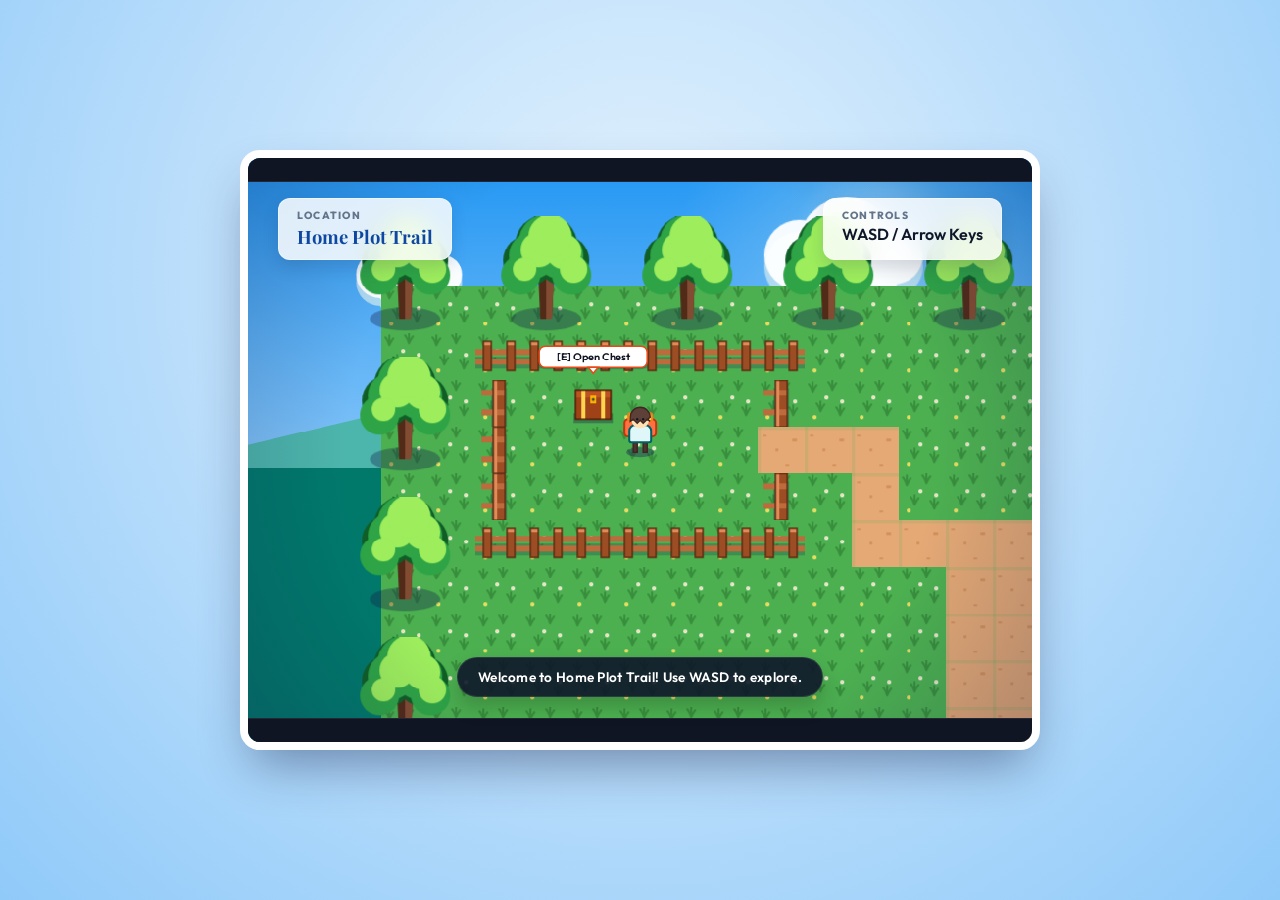
<file: SAND-BOX-III/index.html>
<!DOCTYPE html>
<html lang="en">
<head>
    <meta charset="UTF-8">
    <meta name="viewport" content="width=device-width, initial-scale=1.0">
    <title>Summer Memories - Sandbox MMO Prototype</title>
    <link rel="icon" href="data:image/svg+xml,<svg xmlns=%22http://www.w3.org/2000/svg%22 viewBox=%220 0 100 100%22><text y=%22.9em%22 font-size=%2290%22>☀️</text></svg>">
    <!-- Modern clean typography -->
    <link rel="preconnect" href="https://fonts.googleapis.com">
    <link rel="preconnect" href="https://fonts.gstatic.com" crossorigin>
    <link href="https://fonts.googleapis.com/css2?family=Outfit:wght@300;400;600;800&family=Playfair+Display:ital,wght@0,600;1,400&display=swap" rel="stylesheet">
    <link rel="stylesheet" href="style.css">
</head>
<body>
    <div id="game-container">
        <!-- Parallax HTML background elements (if any) or filters -->
        <div class="sky-gradient-overlay"></div>
        
        <!-- Main Game Viewport -->
        <div id="canvas-wrapper">
            <canvas id="game-canvas" width="800" height="600"></canvas>
            
            <!-- Vignette shadow filter to match Makoto Shinkai atmosphere -->
            <div class="vignette"></div>
            
            <!-- Cinematic letterbox (bars) for storytelling perspective depth -->
            <div class="cinematic-bar top"></div>
            <div class="cinematic-bar bottom"></div>
        </div>

        <!-- Localized HUD & State displays -->
        <div id="hud-container">
            <div class="hud-card zone-card">
                <span class="hud-label">Location</span>
                <span id="zone-display" class="hud-value">Home Plot Trail</span>
            </div>
            
            <div class="hud-card info-card">
                <span class="hud-label">Controls</span>
                <span class="hud-value">WASD / Arrow Keys</span>
            </div>
        </div>

        <!-- Inventory Storage Chest Modal -->
        <div id="chest-modal" class="modal-overlay hidden">
            <div class="modal-content">
                <div class="modal-header">
                    <h2>Storage Chest</h2>
                    <button id="modal-close-btn">&times;</button>
                </div>
                <div class="modal-body">
                    <!-- Player Inventory (Left) -->
                    <div class="inventory-section">
                        <h3>🎒 Backpack</h3>
                        <div id="player-inventory-list" class="inventory-list">
                            <!-- Dynamically generated slots -->
                        </div>
                    </div>
                    
                    <!-- Transfer Icons -->
                    <div class="inventory-divider">
                        <span>⇄</span>
                    </div>

                    <!-- Chest Storage (Right) -->
                    <div class="inventory-section">
                        <h3>📦 Chest</h3>
                        <div id="chest-inventory-list" class="inventory-list">
                            <!-- Dynamically generated slots -->
                        </div>
                    </div>
                </div>
                <div class="modal-footer">
                    <span class="modal-hint">Press <kbd>E</kbd> or <kbd>ESC</kbd> to exit</span>
                </div>
            </div>
        </div>

        <!-- Notification container -->
        <div id="toast-container"></div>
    </div>

    <!-- Main Game Script -->
    <script type="module" src="game.js"></script>
</body>
</html>
</file>
<file: SAND-BOX-III/style.css>
/* --- Ghibli / Makoto Shinkai Summer Design System --- */
:root {
    /* Bright Summer Palette */
    --sky-blue: #2389da;
    --sky-light: #64b5f6;
    --sky-deep: #0d47a1;
    --ocean-teal: #00897b;
    --ocean-light: #26a69a;
    --ocean-deep: #004d40;
    --lush-green: #2e7d32;
    --grass-light: #81c784;
    --grass-bright: #c8e6c9;
    --terracotta: #e64a19;
    --terracotta-light: #ff7043;
    --terracotta-dark: #bf360c;
    
    /* Lighting & Shadows */
    --shadow-blue: rgba(22, 33, 76, 0.4);
    --shadow-soft: rgba(0, 0, 0, 0.15);
    --sun-flare: radial-gradient(circle, rgba(255,255,255,0.4) 0%, rgba(255,243,224,0.1) 50%, rgba(255,255,255,0) 100%);
    
    /* UI styling */
    --card-bg: rgba(255, 255, 255, 0.85);
    --card-border: rgba(255, 255, 255, 0.4);
    --font-heading: 'Playfair Display', Georgia, serif;
    --font-sans: 'Outfit', system-ui, -apple-system, BlinkMacSystemFont, sans-serif;
}

/* Reset and body */
* {
    box-sizing: border-box;
    margin: 0;
    padding: 0;
}

body {
    background: radial-gradient(circle at 50% 30%, #e3f2fd, #bbdefb, #90caf9);
    font-family: var(--font-sans);
    color: #1a202c;
    height: 100vh;
    display: flex;
    justify-content: center;
    align-items: center;
    overflow: hidden;
    user-select: none;
}

/* Main Container framing */
#game-container {
    position: relative;
    width: 800px;
    height: 600px;
    border-radius: 20px;
    overflow: hidden;
    box-shadow: 0 25px 50px -12px rgba(22, 33, 76, 0.45);
    border: 8px solid #ffffff;
    background-color: var(--sky-blue);
}

/* Parallax backgrounds & Canvas wrapper */
#canvas-wrapper {
    position: relative;
    width: 100%;
    height: 100%;
    display: flex;
    justify-content: center;
    align-items: center;
}

#game-canvas {
    width: 100%;
    height: 100%;
    display: block;
    image-rendering: pixelated;
    image-rendering: crisp-edges;
}

/* Vignette shadow overlay for artistic framing */
.vignette {
    position: absolute;
    top: 0;
    left: 0;
    width: 100%;
    height: 100%;
    pointer-events: none;
    background: radial-gradient(circle, rgba(255,255,255,0) 60%, rgba(22, 33, 76, 0.25) 100%);
    z-index: 5;
}

/* Cinematic horizontal letterboxes to emphasize camera perspective */
.cinematic-bar {
    position: absolute;
    left: 0;
    width: 100%;
    height: 24px;
    background-color: #101524;
    pointer-events: none;
    z-index: 10;
    transition: transform 0.5s cubic-bezier(0.25, 0.8, 0.25, 1);
}
.cinematic-bar.top {
    top: 0;
    border-bottom: 1px solid rgba(255, 255, 255, 0.08);
}
.cinematic-bar.bottom {
    bottom: 0;
    border-top: 1px solid rgba(255, 255, 255, 0.08);
}

/* HUD System (Glassmorphic panels) */
#hud-container {
    position: absolute;
    top: 40px; /* offset below cinematic top bar */
    left: 0;
    right: 0;
    padding: 0 30px;
    display: flex;
    justify-content: space-between;
    pointer-events: none;
    z-index: 8;
}

.hud-card {
    background: var(--card-bg);
    backdrop-filter: blur(12px);
    -webkit-backdrop-filter: blur(12px);
    border: 1px solid var(--card-border);
    border-radius: 12px;
    padding: 10px 18px;
    display: flex;
    flex-direction: column;
    box-shadow: 0 8px 16px rgba(22, 33, 76, 0.15);
    transform: translateY(0);
    transition: transform 0.3s ease, box-shadow 0.3s ease;
    pointer-events: auto;
}

.hud-card:hover {
    transform: translateY(-2px);
    box-shadow: 0 12px 20px rgba(22, 33, 76, 0.22);
}

.hud-label {
    font-size: 0.65rem;
    text-transform: uppercase;
    letter-spacing: 0.12em;
    color: #64748b;
    font-weight: 800;
    margin-bottom: 2px;
}

.hud-value {
    font-size: 1rem;
    font-weight: 600;
    color: #0f172a;
}

.zone-card .hud-value {
    color: var(--sky-deep);
    font-family: var(--font-heading);
    font-size: 1.15rem;
    font-weight: bold;
}

/* Beautiful custom toast notification style */
#toast-container {
    position: absolute;
    bottom: 45px;
    left: 50%;
    transform: translateX(-50%);
    display: flex;
    flex-direction: column;
    gap: 8px;
    z-index: 100;
    pointer-events: none;
}

.toast {
    background: rgba(15, 23, 42, 0.9);
    color: #ffffff;
    padding: 10px 20px;
    border-radius: 20px;
    font-size: 0.85rem;
    font-weight: 600;
    box-shadow: 0 10px 20px rgba(0, 0, 0, 0.2);
    border: 1px solid rgba(255, 255, 255, 0.1);
    animation: slideUpFade 0.3s ease-out forwards;
    letter-spacing: 0.02em;
}

@keyframes slideUpFade {
    0% {
        opacity: 0;
        transform: translateY(10px);
    }
    100% {
        opacity: 1;
        transform: translateY(0);
    }
}

/* --- Inventory & Chest Modal Styles --- */
.modal-overlay {
    position: absolute;
    top: 0;
    left: 0;
    width: 100%;
    height: 100%;
    background: rgba(26, 36, 86, 0.45);
    backdrop-filter: blur(8px);
    -webkit-backdrop-filter: blur(8px);
    display: flex;
    justify-content: center;
    align-items: center;
    z-index: 50;
    opacity: 1;
    transition: opacity 0.3s ease;
}

.modal-overlay.hidden {
    display: none !important;
}

.modal-content {
    background: var(--card-bg);
    border: 3px solid var(--terracotta-light);
    border-radius: 20px;
    width: 680px;
    max-height: 480px;
    padding: 24px;
    display: flex;
    flex-direction: column;
    box-shadow: 0 20px 40px rgba(22, 33, 76, 0.35);
    animation: modalSlideIn 0.4s cubic-bezier(0.16, 1, 0.3, 1) forwards;
}

@keyframes modalSlideIn {
    0% {
        opacity: 0;
        transform: translateY(-20px) scale(0.95);
    }
    100% {
        opacity: 1;
        transform: translateY(0) scale(1);
    }
}

.modal-header {
    display: flex;
    justify-content: space-between;
    align-items: center;
    border-bottom: 2px dashed rgba(230, 74, 25, 0.2);
    padding-bottom: 12px;
    margin-bottom: 16px;
}

.modal-header h2 {
    font-family: var(--font-heading);
    color: var(--terracotta-dark);
    font-size: 1.8rem;
}

#modal-close-btn {
    background: none;
    border: none;
    font-size: 2rem;
    color: #94a3b8;
    cursor: pointer;
    line-height: 1;
    transition: color 0.2s ease, transform 0.2s ease;
}

#modal-close-btn:hover {
    color: var(--terracotta);
    transform: scale(1.1);
}

.modal-body {
    display: flex;
    justify-content: space-between;
    align-items: stretch;
    gap: 16px;
    flex-grow: 1;
    overflow: hidden;
}

.inventory-section {
    width: 46%;
    display: flex;
    flex-direction: column;
}

.inventory-section h3 {
    font-size: 0.95rem;
    font-weight: 600;
    color: #475569;
    margin-bottom: 8px;
    display: flex;
    align-items: center;
    gap: 6px;
}

.inventory-list {
    background: rgba(255, 255, 255, 0.6);
    border: 1px solid rgba(26, 36, 86, 0.1);
    border-radius: 12px;
    padding: 8px;
    height: 250px;
    overflow-y: auto;
    display: flex;
    flex-direction: column;
    gap: 8px;
}

/* Custom scrollbars */
.inventory-list::-webkit-scrollbar {
    width: 6px;
}
.inventory-list::-webkit-scrollbar-track {
    background: transparent;
}
.inventory-list::-webkit-scrollbar-thumb {
    background: rgba(230, 74, 25, 0.2);
    border-radius: 3px;
}
.inventory-list::-webkit-scrollbar-thumb:hover {
    background: rgba(230, 74, 25, 0.4);
}

/* Inventory Item Slots */
.inventory-item {
    background: #ffffff;
    border: 1.5px solid rgba(26, 36, 86, 0.08);
    border-radius: 8px;
    padding: 8px 12px;
    display: flex;
    align-items: center;
    justify-content: space-between;
    transition: transform 0.2s ease, border-color 0.2s ease, box-shadow 0.2s ease;
}

.inventory-item:hover {
    transform: translateY(-1px);
    border-color: var(--terracotta-light);
    box-shadow: 0 4px 8px rgba(22, 33, 76, 0.08);
}

.item-details {
    display: flex;
    align-items: center;
    gap: 8px;
}

.item-icon {
    font-size: 1.25rem;
}

.item-name {
    font-size: 0.85rem;
    font-weight: 600;
    color: #1e293b;
}

.item-count {
    font-size: 0.8rem;
    font-weight: 800;
    background: #f1f5f9;
    color: #64748b;
    padding: 2px 6px;
    border-radius: 12px;
}

.inventory-item button {
    background: var(--terracotta);
    color: #ffffff;
    border: none;
    border-radius: 6px;
    padding: 4px 8px;
    font-size: 0.75rem;
    font-weight: 600;
    cursor: pointer;
    transition: background-color 0.2s ease, transform 0.1s ease;
}

.inventory-item button:hover {
    background: var(--terracotta-light);
}

.inventory-item button:active {
    transform: scale(0.95);
}

/* Empty inventory list warning */
.empty-list-message {
    text-align: center;
    color: #94a3b8;
    font-size: 0.8rem;
    margin: auto 0;
    font-style: italic;
}

/* Divider section */
.inventory-divider {
    width: 8%;
    display: flex;
    justify-content: center;
    align-items: center;
    color: var(--terracotta);
    font-size: 1.5rem;
    font-weight: bold;
}

/* Footer & Hints */
.modal-footer {
    margin-top: 16px;
    display: flex;
    justify-content: center;
    border-top: 1px solid rgba(0,0,0,0.06);
    padding-top: 12px;
}

.modal-hint {
    font-size: 0.75rem;
    color: #64748b;
}

kbd {
    background: #f1f5f9;
    border: 1px solid #cbd5e1;
    border-radius: 4px;
    padding: 1px 4px;
    font-size: 0.7rem;
    font-weight: 600;
    font-family: inherit;
    box-shadow: 0 1px 0 rgba(0,0,0,0.15);
}
</file>
